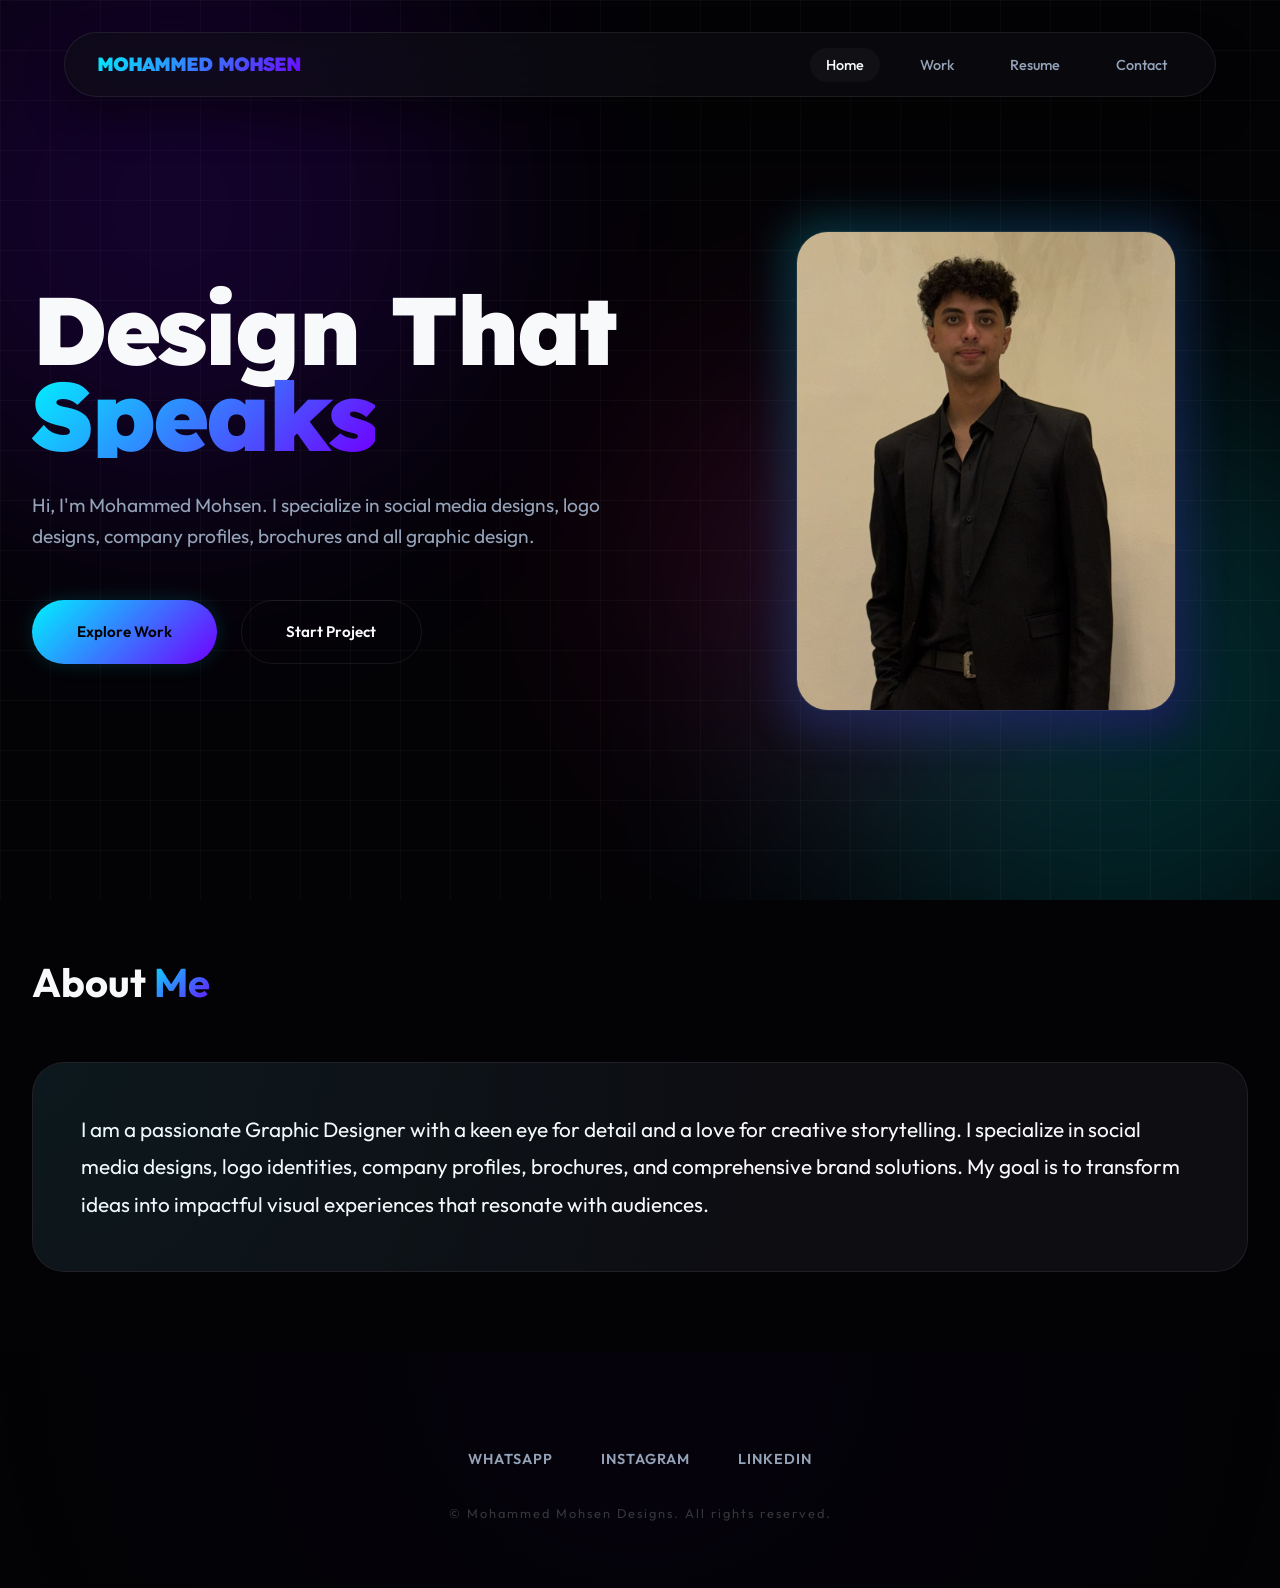
<file: index.html>
<!DOCTYPE html>
<html lang="en">
<head>
    <meta charset="UTF-8">
    <meta name="viewport" content="width=device-width, initial-scale=1.0">
    <title>Mohammed Mohsen | Graphic Designer</title>
    <meta name="description" content="Portfolio of Mohsen, a professional graphic designer and logo specialist.">
    <link rel="stylesheet" href="css/style.css">
    <script src="js/main.js" defer></script>
</head>
<body>
    <div class="bg-dynamics">
        <div class="bg-orb orb-1"></div>
        <div class="bg-orb orb-2"></div>
        <div class="bg-orb orb-3"></div>
    </div>
    <div class="bg-grid"></div>

    <nav>
        <div class="logo">Mohammed Mohsen</div>
        <div class="menu-toggle" id="mobile-menu">
            <span></span>
            <span></span>
            <span></span>
        </div>
        <ul class="nav-links">
            <li><a href="index.html" class="active">Home</a></li>
            <li><a href="work.html">Work</a></li>
            <li><a href="resume.html">Resume</a></li>
            <li><a href="contact.html">Contact</a></li>
        </ul>
    </nav>

    <main class="container">
        <section class="hero-section" style="display: flex; align-items: center; min-height: 70vh; gap: 4rem;">
            <div class="hero-content" style="flex: 1.2;">
                <h1>Design That <br><span class="gradient-text">Speaks</span></h1>
                <p style="font-size: 1.2rem; color: var(--text-dim); margin-bottom: 3rem;">Hi, I'm Mohammed Mohsen. I specialize in social media designs, logo designs, company profiles, brochures and all graphic design.</p>
                <div style="display: flex; gap: 1.5rem;">
                    <a href="work.html" class="btn btn-primary">Explore Work</a>
                    <a href="contact.html" class="btn btn-outline">Start Project</a>
                </div>
            </div>
            <div class="hero-image" style="flex: 1; display: flex; justify-content: center;">
                <div style="position: relative;">
                    <div style="position: absolute; inset: -15px; background: var(--gradient-1); border-radius: 40px; filter: blur(20px); opacity: 0.2; z-index: -1;"></div>
                    <img src="assets/IMG_3765.jpg" alt="Mohammed Mohsen" style="width: 380px; height: 480px; object-fit: cover; border-radius: 32px; border: 1px solid var(--glass-border);">
                </div>
            </div>
        </section>

        <section style="margin-top: 10rem;" class="animate-reveal">
            <h2 style="font-size: 2.5rem; margin-bottom: 3rem;">About <span class="gradient-text">Me</span></h2>
            <div class="glass-card">
                <p style="font-size: 1.3rem; line-height: 1.8; color: var(--text-main);">
                    I am a passionate Graphic Designer with a keen eye for detail and a love for creative storytelling. I specialize in social media designs, logo identities, company profiles, brochures, and comprehensive brand solutions. My goal is to transform ideas into impactful visual experiences that resonate with audiences.
                </p>
            </div>
        </section>
    </main>

    <footer>
        <div class="social-links">
            <a href="https://wa.me/201007420298" target="_blank">Whatsapp</a>
            <a href="https://www.instagram.com/mohamed_mohsen75/" target="_blank">Instagram</a>
            <a href="https://www.linkedin.com/in/mohamed-mohsen-a0762430a" target="_blank">LinkedIn</a>
        </div>
        <p>&copy; Mohammed Mohsen Designs. All rights reserved.</p>
    </footer>

</body>
</html>
</file>
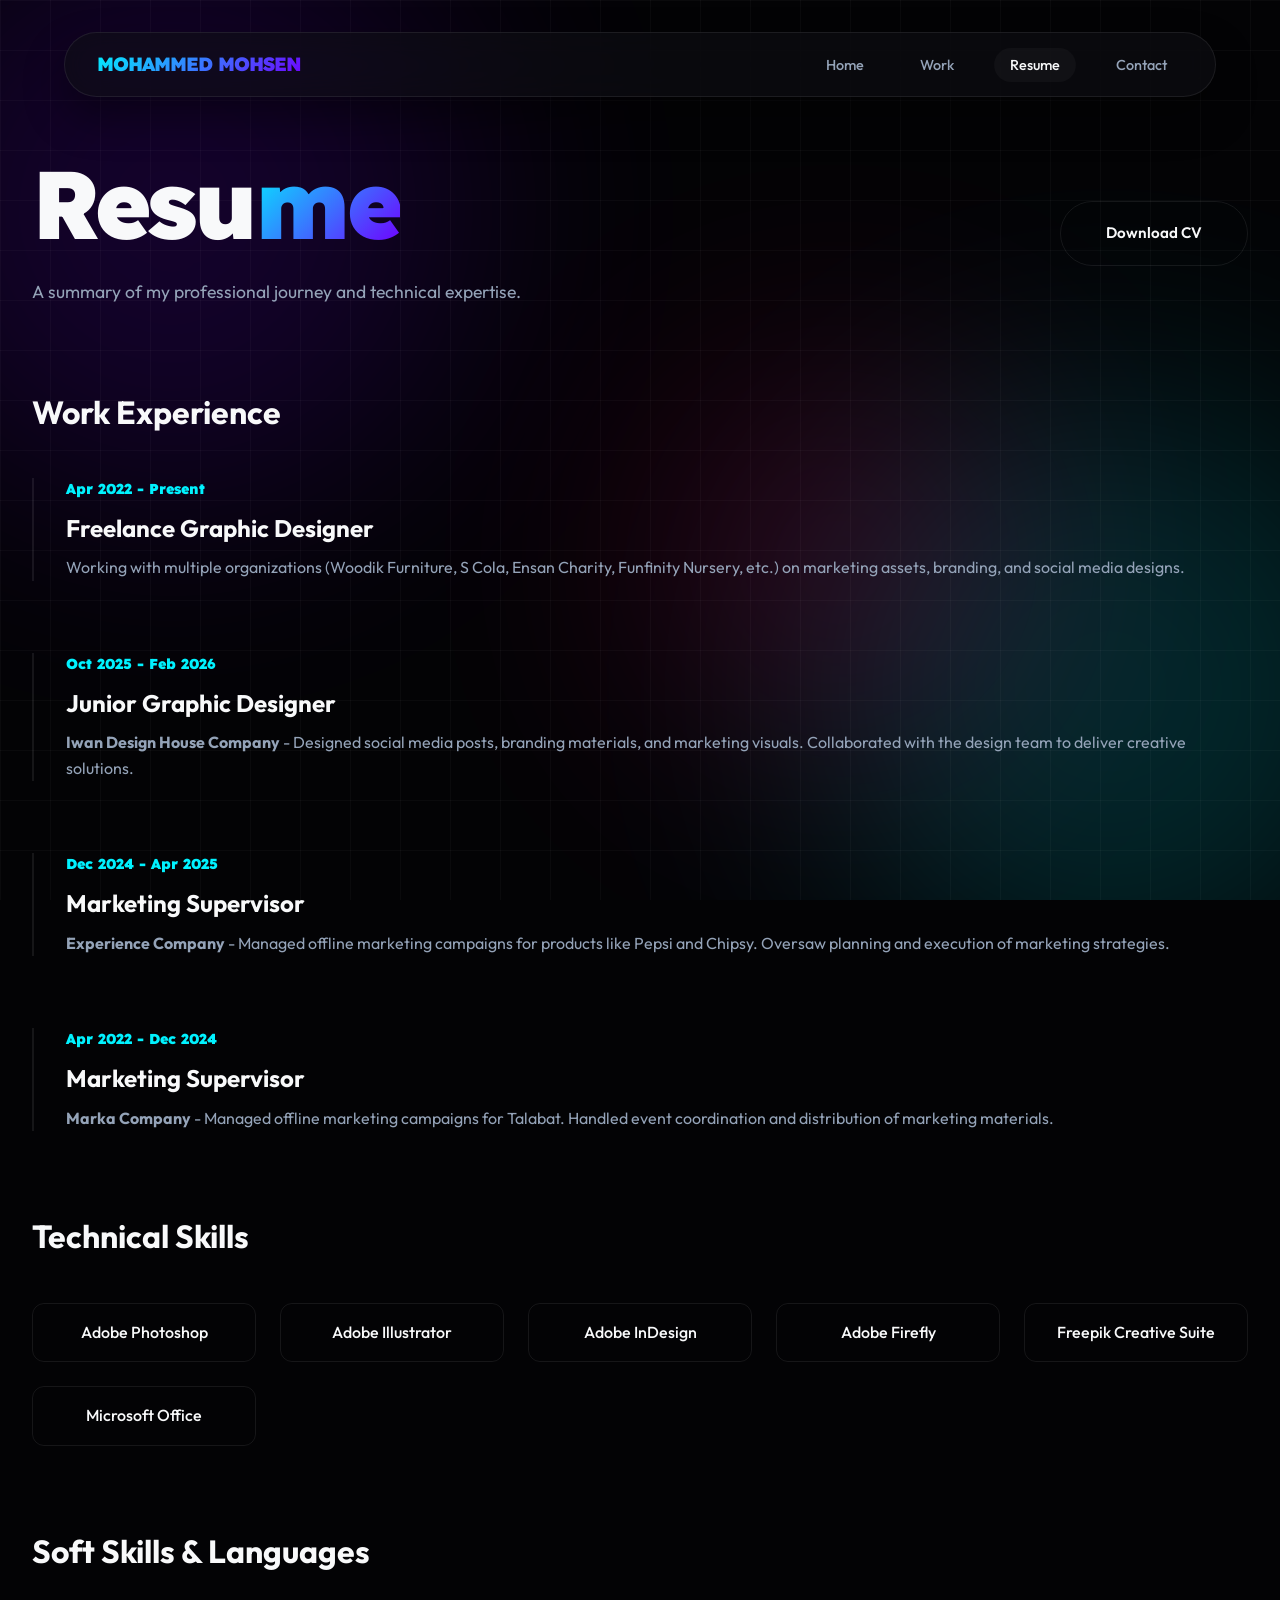
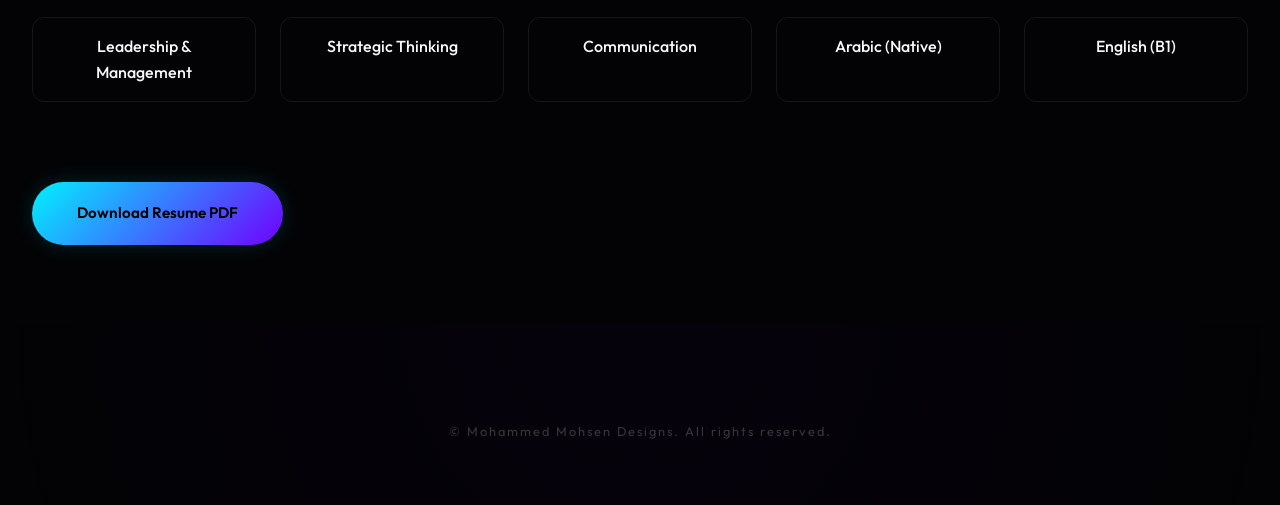
<file: resume.html>
<!DOCTYPE html>
<html lang="en">
<head>
    <meta charset="UTF-8">
    <meta name="viewport" content="width=device-width, initial-scale=1.0">
    <title>Resume | Mohammed Mohsen</title>
    <link rel="stylesheet" href="css/style.css">
    <script src="js/main.js" defer></script>
    <style>
        .resume-section {
            margin-bottom: 4rem;
        }
        .timeline {
            display: flex;
            flex-direction: column;
            gap: 2rem;
            margin-top: 2rem;
        }
        .timeline-item {
            padding-left: 2rem;
            border-left: 2px solid var(--glass-border);
            position: relative;
        }
        .timeline-item::before {
            content: '';
            position: absolute;
            left: -7px;
            top: 0;
            width: 12px;
            height: 12px;
            border-radius: 50%;
            background: var(--accent-color);
        }
        .date {
            font-size: 0.9rem;
            color: var(--accent-color);
            font-weight: 600;
            margin-bottom: 0.5rem;
        }
        .skills-grid {
            display: grid;
            grid-template-columns: repeat(auto-fill, minmax(200px, 1fr));
            gap: 1.5rem;
            margin-top: 2rem;
        }
        .skill-tag {
            background: var(--glass-bg);
            border: 1px solid var(--glass-border);
            padding: 1rem;
            border-radius: 12px;
            text-align: center;
            font-weight: 500;
        }
    </style>
</head>
<body>
    <div class="bg-dynamics">
        <div class="bg-orb orb-1"></div>
        <div class="bg-orb orb-2"></div>
        <div class="bg-orb orb-3"></div>
    </div>
    <div class="bg-grid"></div>

    <nav>
        <div class="logo">Mohammed Mohsen</div>
        <div class="menu-toggle" id="mobile-menu">
            <span></span>
            <span></span>
            <span></span>
        </div>
        <ul class="nav-links">
            <li><a href="index.html">Home</a></li>
            <li><a href="work.html">Work</a></li>
            <li><a href="resume.html" class="active">Resume</a></li>
            <li><a href="contact.html">Contact</a></li>
        </ul>
    </nav>

    <main class="container">
        <header class="animate-reveal" style="display: flex; justify-content: space-between; align-items: center; margin-bottom: 5rem;">
            <div>
                <h1>Resu<span class="gradient-text">me</span></h1>
                <p style="color: var(--text-dim); font-size: 1.1rem;">A summary of my professional journey and technical expertise.</p>
            </div>
            <a href="assets/cv.pdf" class="btn btn-outline" download>Download CV</a>
        </header>
        <section class="resume-section animate-reveal" style="animation-delay: 0.2s; margin-top: 5rem;">
            <h2 style="font-size: 2rem; margin-bottom: 2.5rem;">Work Experience</h2>
            <div class="timeline">
                <div class="timeline-item">
                    <div class="date" style="color: var(--accent-1); font-weight: 900; font-family: 'Lexend Deca';">Apr 2022 - Present</div>
                    <h3 style="font-size: 1.5rem; margin: 0.5rem 0;">Freelance Graphic Designer</h3>
                    <p style="color: var(--text-dim);">Working with multiple organizations (Woodik Furniture, S Cola, Ensan Charity, Funfinity Nursery, etc.) on marketing assets, branding, and social media designs.</p>
                </div>
                <div class="timeline-item" style="margin-top: 2.5rem;">
                    <div class="date" style="color: var(--accent-1); font-weight: 900; font-family: 'Lexend Deca';">Oct 2025 - Feb 2026</div>
                    <h3 style="font-size: 1.5rem; margin: 0.5rem 0;">Junior Graphic Designer</h3>
                    <p style="color: var(--text-dim);"><strong>Iwan Design House Company</strong> - Designed social media posts, branding materials, and marketing visuals. Collaborated with the design team to deliver creative solutions.</p>
                </div>
                <div class="timeline-item" style="margin-top: 2.5rem;">
                    <div class="date" style="color: var(--accent-1); font-weight: 900; font-family: 'Lexend Deca';">Dec 2024 - Apr 2025</div>
                    <h3 style="font-size: 1.5rem; margin: 0.5rem 0;">Marketing Supervisor</h3>
                    <p style="color: var(--text-dim);"><strong>Experience Company</strong> - Managed offline marketing campaigns for products like Pepsi and Chipsy. Oversaw planning and execution of marketing strategies.</p>
                </div>
                <div class="timeline-item" style="margin-top: 2.5rem;">
                    <div class="date" style="color: var(--accent-1); font-weight: 900; font-family: 'Lexend Deca';">Apr 2022 - Dec 2024</div>
                    <h3 style="font-size: 1.5rem; margin: 0.5rem 0;">Marketing Supervisor</h3>
                    <p style="color: var(--text-dim);"><strong>Marka Company</strong> - Managed offline marketing campaigns for Talabat. Handled event coordination and distribution of marketing materials.</p>
                </div>
            </div>
        </section>

        <section class="resume-section animate-reveal" style="animation-delay: 0.4s; margin-top: 5rem;">
            <h2 style="font-size: 2rem; margin-bottom: 2.5rem;">Technical Skills</h2>
            <div class="skills-grid">
                <div class="skill-tag">Adobe Photoshop</div>
                <div class="skill-tag">Adobe Illustrator</div>
                <div class="skill-tag">Adobe InDesign</div>
                <div class="skill-tag">Adobe Firefly</div>
                <div class="skill-tag">Freepik Creative Suite</div>
                <div class="skill-tag">Microsoft Office</div>
            </div>
        </section>

        <section class="resume-section animate-reveal" style="animation-delay: 0.5s; margin-top: 5rem;">
            <h2 style="font-size: 2rem; margin-bottom: 2.5rem;">Soft Skills & Languages</h2>
            <div class="skills-grid">
                <div class="skill-tag">Leadership & Management</div>
                <div class="skill-tag">Strategic Thinking</div>
                <div class="skill-tag">Communication</div>
                <div class="skill-tag">Arabic (Native)</div>
                <div class="skill-tag">English (B1)</div>
            </div>
        </section>

        <div class="animate-reveal" style="animation-delay: 0.6s; margin-top: 5rem;">
            <a href="assets/cv.pdf" class="btn btn-primary" target="_blank">Download Resume PDF</a>
        </div>
    </main>

    <footer>
        <p>&copy; Mohammed Mohsen Designs. All rights reserved.</p>
    </footer>
</body>
</html>
</file>
<file: css/style.css>
/* Neo-Futuristic Design System for Mohammed Mohsen */
@import url('https://fonts.googleapis.com/css2?family=Outfit:wght@300;400;600;900&family=Lexend+Deca:wght@100;400;900&display=swap');

:root {
    --bg-dark: #030305;
    --bg-card: #0d0d12;
    --accent-1: #00f2ff; /* Cyber Cyan */
    --accent-2: #7000ff; /* Electric Purple */
    --accent-3: #ff007a; /* Neon Pink */
    --text-main: #f8f9fa;
    --text-dim: #94a3b8;
    --gradient-1: linear-gradient(135deg, var(--accent-1), var(--accent-2));
    --gradient-2: linear-gradient(45deg, var(--accent-2), var(--accent-3));
    --glass: rgba(255, 255, 255, 0.03);
    --glass-border: rgba(255, 255, 255, 0.08);
    --transition: all 0.5s cubic-bezier(0.23, 1, 0.32, 1);
    --glow: 0 0 20px rgba(0, 242, 255, 0.15);
}

* {
    margin: 0;
    padding: 0;
    box-sizing: border-box;
}

a, button, .portfolio-item, .menu-toggle, .skill-tag, .close-gallery, .close-lightbox {
    cursor: pointer;
}

body {
    font-family: 'Outfit', sans-serif;
    background-color: var(--bg-dark);
    color: var(--text-main);
    line-height: 1.6;
    overflow-x: hidden;
    position: relative;
}

/* Dynamic Background Elements */
.bg-dynamics {
    position: fixed;
    top: 0;
    left: 0;
    width: 100%;
    height: 100%;
    z-index: -2;
    overflow: hidden;
    background: var(--bg-dark);
}

.bg-orb {
    position: absolute;
    width: 600px;
    height: 600px;
    border-radius: 50%;
    filter: blur(120px);
    opacity: 0.15;
    animation: orbFloat 20s infinite alternate ease-in-out;
}

.orb-1 {
    top: -10%;
    left: -10%;
    background: var(--accent-2);
    animation-duration: 25s;
}

.orb-2 {
    bottom: -10%;
    right: -10%;
    background: var(--accent-1);
    animation-duration: 30s;
    animation-delay: -5s;
}

.orb-3 {
    top: 40%;
    left: 50%;
    width: 400px;
    height: 400px;
    background: var(--accent-3);
    animation-duration: 20s;
    animation-delay: -10s;
}

.bg-grid {
    position: fixed;
    top: 0;
    left: 0;
    width: 100%;
    height: 100%;
    background-image: 
        linear-gradient(rgba(255, 255, 255, 0.03) 1px, transparent 1px),
        linear-gradient(90deg, rgba(255, 255, 255, 0.03) 1px, transparent 1px);
    background-size: 50px 50px;
    z-index: -1;
    pointer-events: none;
}

@keyframes orbFloat {
    0% { transform: translate(0, 0) scale(1); }
    33% { transform: translate(100px, 50px) scale(1.1); }
    66% { transform: translate(-50px, 150px) scale(0.9); }
    100% { transform: translate(0, 0) scale(1); }
}

/* Custom Scrollbar */
::-webkit-scrollbar { width: 6px; }
::-webkit-scrollbar-track { background: var(--bg-dark); }
::-webkit-scrollbar-thumb { 
    background: var(--gradient-1); 
    border-radius: 10px;
}

/* Navigation */
nav {
    position: fixed;
    top: 2rem;
    left: 50%;
    transform: translateX(-50%);
    width: 90%;
    max-width: 1200px;
    padding: 1rem 2rem;
    display: flex;
    justify-content: space-between;
    align-items: center;
    z-index: 1000;
    background: rgba(13, 13, 18, 0.7);
    backdrop-filter: blur(20px) saturate(180%);
    border: 1px solid var(--glass-border);
    border-radius: 100px;
    box-shadow: 0 20px 40px rgba(0,0,0,0.4);
}

.logo {
    font-family: 'Lexend Deca', sans-serif;
    font-size: 1.2rem;
    font-weight: 900;
    letter-spacing: -1px;
    background: var(--gradient-1);
    -webkit-background-clip: text;
    -webkit-text-fill-color: transparent;
    text-transform: uppercase;
}

.nav-links {
    display: flex;
    gap: 1.5rem;
    list-style: none;
}

.nav-links a {
    text-decoration: none;
    color: var(--text-dim);
    font-size: 0.9rem;
    font-weight: 500;
    padding: 0.5rem 1rem;
    border-radius: 20px;
    transition: var(--transition);
}

.nav-links a:hover, .nav-links a.active {
    color: var(--text-main);
    background: var(--glass);
}

/* Containers */
.container {
    max-width: 1300px;
    margin: 0 auto;
    padding: 160px 2rem 80px;
}

/* Typography Enhancement */
h1 {
    font-family: 'Lexend Deca', sans-serif;
    font-size: clamp(3rem, 8vw, 6rem);
    font-weight: 900;
    line-height: 0.9;
    letter-spacing: -3px;
    margin-bottom: 2rem;
}

.gradient-text {
    background: var(--gradient-1);
    -webkit-background-clip: text;
    -webkit-text-fill-color: transparent;
    display: inline-block;
}

/* Buttons */
.btn {
    padding: 1.2rem 2.8rem;
    border-radius: 100px;
    font-weight: 600;
    text-decoration: none;
    font-size: 0.95rem;
    transition: var(--transition);
    display: inline-flex;
    align-items: center;
    gap: 0.5rem;
}

.btn-primary {
    background: var(--gradient-1);
    color: #000;
    box-shadow: var(--glow);
}

.btn-primary:hover {
    transform: translateY(-5px) scale(1.02);
    box-shadow: 0 10px 30px rgba(0, 242, 255, 0.4);
}

.btn-outline {
    border: 1px solid var(--glass-border);
    color: var(--text-main);
}

.btn-outline:hover {
    background: var(--glass);
    border-color: var(--accent-1);
}

/* Cards */
.glass-card {
    background: var(--bg-card);
    border: 1px solid var(--glass-border);
    border-radius: 32px;
    padding: 3rem;
    position: relative;
    overflow: hidden;
}

.glass-card::before {
    content: '';
    position: absolute;
    top: 0; left: 0; width: 100%; height: 100%;
    background: radial-gradient(circle at top left, rgba(0, 242, 255, 0.05), transparent 60%);
    pointer-events: none;
}

/* Portfolio Items */
.portfolio-item {
    border-radius: 32px;
    overflow: hidden;
    position: relative;
    background: var(--bg-card);
    aspect-ratio: 4/5;
}

.portfolio-overlay {
    background: linear-gradient(to top, var(--bg-dark), transparent);
}

/* Animations */
@keyframes reveal {
    from { opacity: 0; transform: translateY(40px); }
    to { opacity: 1; transform: translateY(0); }
}

.animate-reveal {
    animation: reveal 1s cubic-bezier(0.23, 1, 0.32, 1) forwards;
}

/* Footer Styling */
footer {
    padding: 6rem 10% 4rem;
    background: radial-gradient(circle at top, rgba(112, 0, 255, 0.03), transparent);
    text-align: center;
}

.social-links {
    display: flex;
    justify-content: center;
    gap: 3rem;
    margin-bottom: 2rem;
}

.social-links a {
    color: var(--text-dim);
    text-decoration: none;
    font-weight: 600;
    font-size: 0.9rem;
    letter-spacing: 1px;
    text-transform: uppercase;
    transition: var(--transition);
}

.social-links a:hover {
    color: var(--accent-1);
    text-shadow: var(--glow);
}

footer p {
    color: rgba(255,255,255,0.2);
    font-size: 0.8rem;
    letter-spacing: 2px;
}

/* Specific Page Tweak */
.contact-wrapper {
    gap: 6rem;
}

.social-btn {
    padding: 2rem !important;
    background: var(--bg-card) !important;
}

/* --- MOBILE RESPONSIVENESS --- */

/* Hamburger Menu Toggle */
.menu-toggle {
    display: none;
    flex-direction: column;
    gap: 6px;
    cursor: pointer;
    z-index: 1100;
    padding: 10px;
}

.menu-toggle span {
    width: 30px;
    height: 2px;
    background: var(--text-main);
    transition: var(--transition);
    border-radius: 2px;
}

@media (max-width: 992px) {
    .menu-toggle { display: flex; }

    .nav-links {
        position: fixed;
        top: 0;
        right: -100%;
        width: 100%;
        height: 100vh;
        background: rgba(3, 3, 5, 0.98);
        backdrop-filter: blur(30px);
        flex-direction: column;
        justify-content: center;
        align-items: center;
        gap: 3rem;
        transition: var(--transition);
        z-index: 1050;
    }

    .nav-links.active {
        right: 0;
    }

    .nav-links a {
        font-size: 1.5rem;
        font-weight: 700;
    }

    /* Hero Section Mobile */
    .hero-section {
        flex-direction: column !important;
        text-align: center;
        gap: 4rem;
    }

    .hero-content {
        order: 2;
    }

    .hero-image {
        order: 1;
    }

    .hero-image img {
        width: 100% !important;
        max-width: 300px !important;
        height: auto !important;
    }

    h1 { font-size: 4rem; }
}

@media (max-width: 768px) {
    nav { top: 1rem; width: 95%; padding: 0.8rem 1.5rem; }
    h1 { font-size: 3.2rem; letter-spacing: -1px; }
    .container { padding-top: 120px; }
    
    .portfolio-grid {
        grid-template-columns: repeat(2, 1fr) !important;
        gap: 1rem !important;
    }

    .experience-item {
        flex-direction: column;
        gap: 1rem;
        text-align: left;
    }

    .exp-date {
        min-width: auto;
        color: var(--accent-1);
    }

    .contact-wrapper {
        flex-direction: column;
        gap: 3rem;
    }

    .glass-card {
        padding: 2rem;
    }

    .social-links {
        flex-wrap: wrap;
        gap: 1.5rem;
    }
}

@media (max-width: 480px) {
    h1 { font-size: 2.8rem; }
    .btn { width: 100%; justify-content: center; }
    .hero-content div { flex-direction: column; }
    .logo { font-size: 1rem; }
}

/* Portfolio & Gallery Styles */
.portfolio-grid {
    display: grid;
    grid-template-columns: repeat(auto-fill, minmax(350px, 1fr));
    gap: 3rem;
    margin-top: 5rem;
}

.portfolio-item {
    position: relative;
    border-radius: 32px;
    overflow: hidden;
    aspect-ratio: 4/5;
    background: var(--bg-card);
    border: 1px solid var(--glass-border);
    transition: var(--transition);
}

.portfolio-item:hover {
    transform: translateY(-10px);
    border-color: var(--accent-1);
    box-shadow: 0 20px 40px rgba(0, 242, 255, 0.15);
}

.portfolio-item img {
    width: 100%;
    height: 100%;
    object-fit: cover;
    transition: transform 0.6s cubic-bezier(0.23, 1, 0.32, 1);
}

.portfolio-item:hover img {
    transform: scale(1.1);
    filter: brightness(0.4) blur(2px);
}

.portfolio-overlay {
    position: absolute;
    inset: 0;
    padding: 2.5rem;
    display: flex;
    flex-direction: column;
    justify-content: center;
    align-items: center;
    text-align: center;
    opacity: 0;
    background: radial-gradient(circle at center, rgba(0, 242, 255, 0.2), transparent 70%);
    transition: all 0.4s ease;
    backdrop-filter: blur(4px);
}

.portfolio-item:hover .portfolio-overlay {
    opacity: 1;
}

.portfolio-overlay span {
    color: var(--accent-1);
    font-size: 0.9rem;
    text-transform: uppercase;
    letter-spacing: 3px;
    margin-bottom: 0.5rem;
    transform: translateY(20px);
    transition: all 0.4s ease 0.1s;
}

.portfolio-overlay h3 {
    font-size: 2rem;
    font-weight: 800;
    color: white;
    transform: translateY(20px);
    transition: all 0.4s ease 0.2s;
}

.portfolio-item:hover .portfolio-overlay span,
.portfolio-item:hover .portfolio-overlay h3 {
    transform: translateY(0);
}

.portfolio-item[data-type="pdf"]::after {
    content: 'PDF';
    position: absolute;
    top: 1rem;
    left: 1rem;
    background: #ff4d4d;
    color: white;
    padding: 0.3rem 0.8rem;
    border-radius: 8px;
    font-size: 0.7rem;
    font-weight: bold;
    z-index: 10;
    box-shadow: 0 4px 10px rgba(255, 77, 77, 0.3);
}

.gallery-overlay {
    position: fixed;
    inset: 0;
    background: rgba(3, 3, 5, 0.98);
    backdrop-filter: blur(25px);
    z-index: 2000;
    display: none;
    overflow-y: auto;
    padding: 6rem 2rem;
}



.gallery-images-grid {
    display: grid;
    grid-template-columns: repeat(auto-fill, minmax(450px, 1fr));
    gap: 3rem;
    margin-top: 2rem;
}

@media (max-width: 768px) {
    .gallery-images-grid { grid-template-columns: 1fr; }
}

.gallery-images-grid img {
    width: 100%;
    border-radius: 24px;
    border: 1px solid var(--glass-border);
    transition: var(--transition);
}

.close-gallery, .close-lightbox {
    position: fixed;
    top: 2rem;
    right: 2rem;
    background: var(--bg-card);
    border: 1px solid var(--glass-border);
    color: white;
    font-size: 2rem;
    width: 60px;
    height: 60px;
    border-radius: 50%;
    z-index: 2101;
    display: flex;
    align-items: center;
    justify-content: center;
}

.fullscreen-lightbox {
    position: fixed;
    inset: 0;
    background: rgba(0, 0, 0, 0.95);
    z-index: 3000;
    display: none;
    align-items: center;
    justify-content: center;
    padding: 2rem;
}

.fullscreen-lightbox img {
    max-width: 95%;
    max-height: 95vh;
    border-radius: 12px;
}
@media (max-width: 600px) {
    .portfolio-overlay {
        padding: 1rem;
    }
    .portfolio-overlay h3 {
        font-size: 1.1rem;
    }
    .portfolio-overlay span {
        font-size: 0.7rem;
        letter-spacing: 1px;
    }
    .gallery-images-grid {
        grid-template-columns: 1fr;
        gap: 1.5rem;
    }
}
</file>
